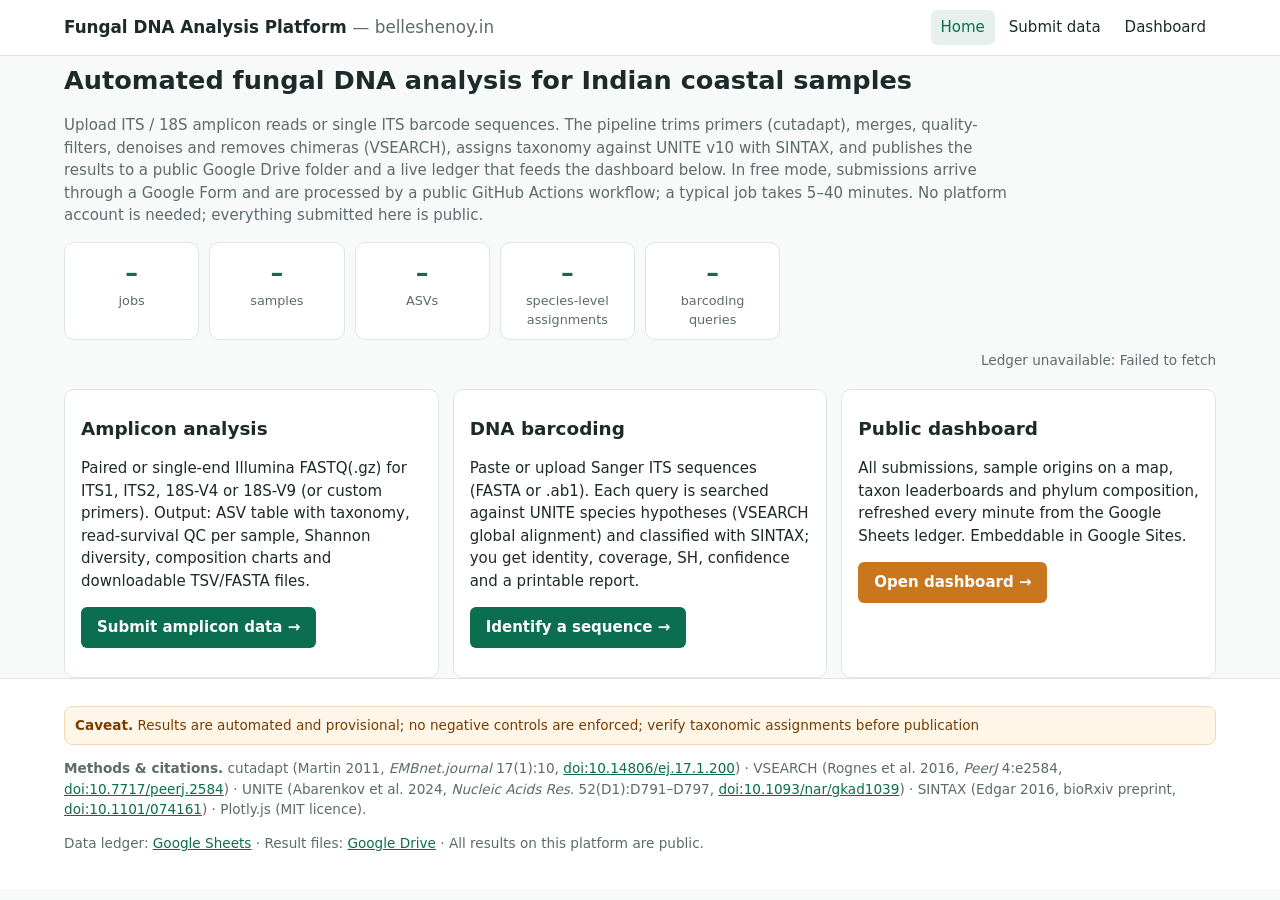
<file: docs/index.html>
<!DOCTYPE html>
<html lang="en">
<head>
<meta charset="utf-8">
<meta name="viewport" content="width=device-width, initial-scale=1">
<title>Fungal DNA Analysis Platform — belleshenoy.in</title>
<meta name="description" content="Public, automated fungal eDNA amplicon analysis and ITS barcoding for Indian coastal samples (CSIR-NIO, Visakhapatnam / belleshenoy.in).">

<link rel="stylesheet" href="static/style.css">
<script src="static/config.js"></script>
<script>
/* Prefer the vendored Plotly bundle; fall back to the CDN if /static is unavailable (e.g. template opened standalone). */
window.__plotlyFallback = function () {
  var s = document.createElement('script'); s.src = 'https://cdn.plot.ly/plotly-2.35.2.min.js'; s.async = false;
  document.head.appendChild(s);
};
</script>

</head>
<body class="">
<header class="site-header">
  <div class="wrap header-inner">
    <a class="brand" href="index.html">Fungal DNA Analysis Platform <span class="brand-sub">— belleshenoy.in</span></a>
    <nav class="nav" aria-label="Main">
      <a href="index.html" class="active">Home</a>
      
      <a href="submit.html" >Submit data</a>
      
      <a href="dashboard.html" >Dashboard</a>
    </nav>
  </div>
</header>
<main class="wrap">

<section class="hero">
  <h1>Automated fungal DNA analysis for Indian coastal samples</h1>
  <p class="lead">Upload ITS / 18S amplicon reads or single ITS barcode sequences. The pipeline trims primers (cutadapt), merges, quality-filters, denoises and removes chimeras (VSEARCH), assigns taxonomy against UNITE v10 with SINTAX, and publishes the results to a public Google Drive folder and a live ledger that feeds the dashboard below. In free mode, submissions arrive through a Google Form and are processed by a public GitHub Actions workflow; a typical job takes 5–40 minutes. No platform account is needed; everything submitted here is public.</p>
</section>

<section class="kpi-strip" id="kpi-strip" data-spreadsheet-id="1gpTf1k-i0DBJZDlUR1YQhiFgWCO56pjpSDa4M1cEJjA" data-csv-template="https://docs.google.com/spreadsheets/d/{spreadsheet_id}/gviz/tq?tqx=out:csv&amp;sheet={sheet}">
  <div class="kpi"><div class="kpi-value" id="kpi-jobs">–</div><div class="kpi-label">jobs</div></div>
  <div class="kpi"><div class="kpi-value" id="kpi-samples">–</div><div class="kpi-label">samples</div></div>
  <div class="kpi"><div class="kpi-value" id="kpi-asvs">–</div><div class="kpi-label">ASVs</div></div>
  <div class="kpi"><div class="kpi-value" id="kpi-species">–</div><div class="kpi-label">species-level assignments</div></div>
  <div class="kpi"><div class="kpi-value" id="kpi-barcodes">–</div><div class="kpi-label">barcoding queries</div></div>
  <div class="kpi-note small" id="kpi-note">Live from the public ledger…</div>
</section>

<section class="cards">
  <article class="card">
    <h2>Amplicon analysis</h2>
    <p>Paired or single-end Illumina FASTQ(.gz) for ITS1, ITS2, 18S-V4 or 18S-V9 (or custom primers). Output: ASV table with taxonomy, read-survival QC per sample, Shannon diversity, composition charts and downloadable TSV/FASTA files.</p>
    <p><a class="btn" href="submit.html">Submit amplicon data →</a></p>
  </article>
  <article class="card">
    <h2>DNA barcoding</h2>
    <p>Paste or upload Sanger ITS sequences (FASTA or .ab1). Each query is searched against UNITE species hypotheses (VSEARCH global alignment) and classified with SINTAX; you get identity, coverage, SH, confidence and a printable report.</p>
    <p><a class="btn" href="submit.html#barcode">Identify a sequence →</a></p>
  </article>
  <article class="card">
    <h2>Public dashboard</h2>
    <p>All submissions, sample origins on a map, taxon leaderboards and phylum composition, refreshed every minute from the Google Sheets ledger. Embeddable in Google Sites.</p>
    <p><a class="btn btn-secondary" href="dashboard.html">Open dashboard →</a></p>
  </article>
</section>

</main>
<footer class="site-footer">
  <div class="wrap">
    <p class="caveat"><strong>Caveat.</strong> Results are automated and provisional; no negative controls are enforced; verify taxonomic assignments before publication</p>
    <p class="cites"><strong>Methods &amp; citations.</strong>
      cutadapt (Martin 2011, <em>EMBnet.journal</em> 17(1):10, <a href="https://doi.org/10.14806/ej.17.1.200" target="_blank" rel="noopener">doi:10.14806/ej.17.1.200</a>) ·
      VSEARCH (Rognes et al. 2016, <em>PeerJ</em> 4:e2584, <a href="https://doi.org/10.7717/peerj.2584" target="_blank" rel="noopener">doi:10.7717/peerj.2584</a>) ·
      UNITE (Abarenkov et al. 2024, <em>Nucleic Acids Res.</em> 52(D1):D791–D797, <a href="https://doi.org/10.1093/nar/gkad1039" target="_blank" rel="noopener">doi:10.1093/nar/gkad1039</a>) ·
      SINTAX (Edgar 2016, bioRxiv preprint, <a href="https://doi.org/10.1101/074161" target="_blank" rel="noopener">doi:10.1101/074161</a>) ·
      Plotly.js (MIT licence).</p>
    <p class="small">Data ledger: <a href="https://docs.google.com/spreadsheets/d/1gpTf1k-i0DBJZDlUR1YQhiFgWCO56pjpSDa4M1cEJjA/edit?usp=drivesdk" target="_blank" rel="noopener">Google Sheets</a> · Result files: <a href="https://drive.google.com/drive/folders/1otT7ewsBDb5y05BgTb5x71D-QJb4QQUy" target="_blank" rel="noopener">Google Drive</a> · All results on this platform are public.</p>
  </div>
</footer>
<script src="static/app.js"></script>

<script>
(function () {
  var el = document.getElementById('kpi-strip');
  var ledger = FDP.ledgerConfig(el);
  Promise.all([FDP.fetchSheet(ledger, 'jobs'), FDP.fetchSheet(ledger, 'samples'), FDP.fetchSheet(ledger, 'barcoding_hits')])
    .then(function (r) {
      var k = FDP.kpis(r[0], r[1], r[2]);
      FDP.setText('kpi-jobs', FDP.fmtInt(k.jobs)); FDP.setText('kpi-samples', FDP.fmtInt(k.samples));
      FDP.setText('kpi-asvs', FDP.fmtInt(k.asvs)); FDP.setText('kpi-species', FDP.fmtInt(k.species));
      FDP.setText('kpi-barcodes', FDP.fmtInt(k.barcodes));
      FDP.setText('kpi-note', k.jobs ? 'Live from the public ledger · updated ' + FDP.nowHMS() : 'Ledger is empty — no jobs yet.');
    })
    .catch(function (e) { FDP.setText('kpi-note', 'Ledger unavailable: ' + e.message); });
})();
</script>

</body>
</html>
</file>
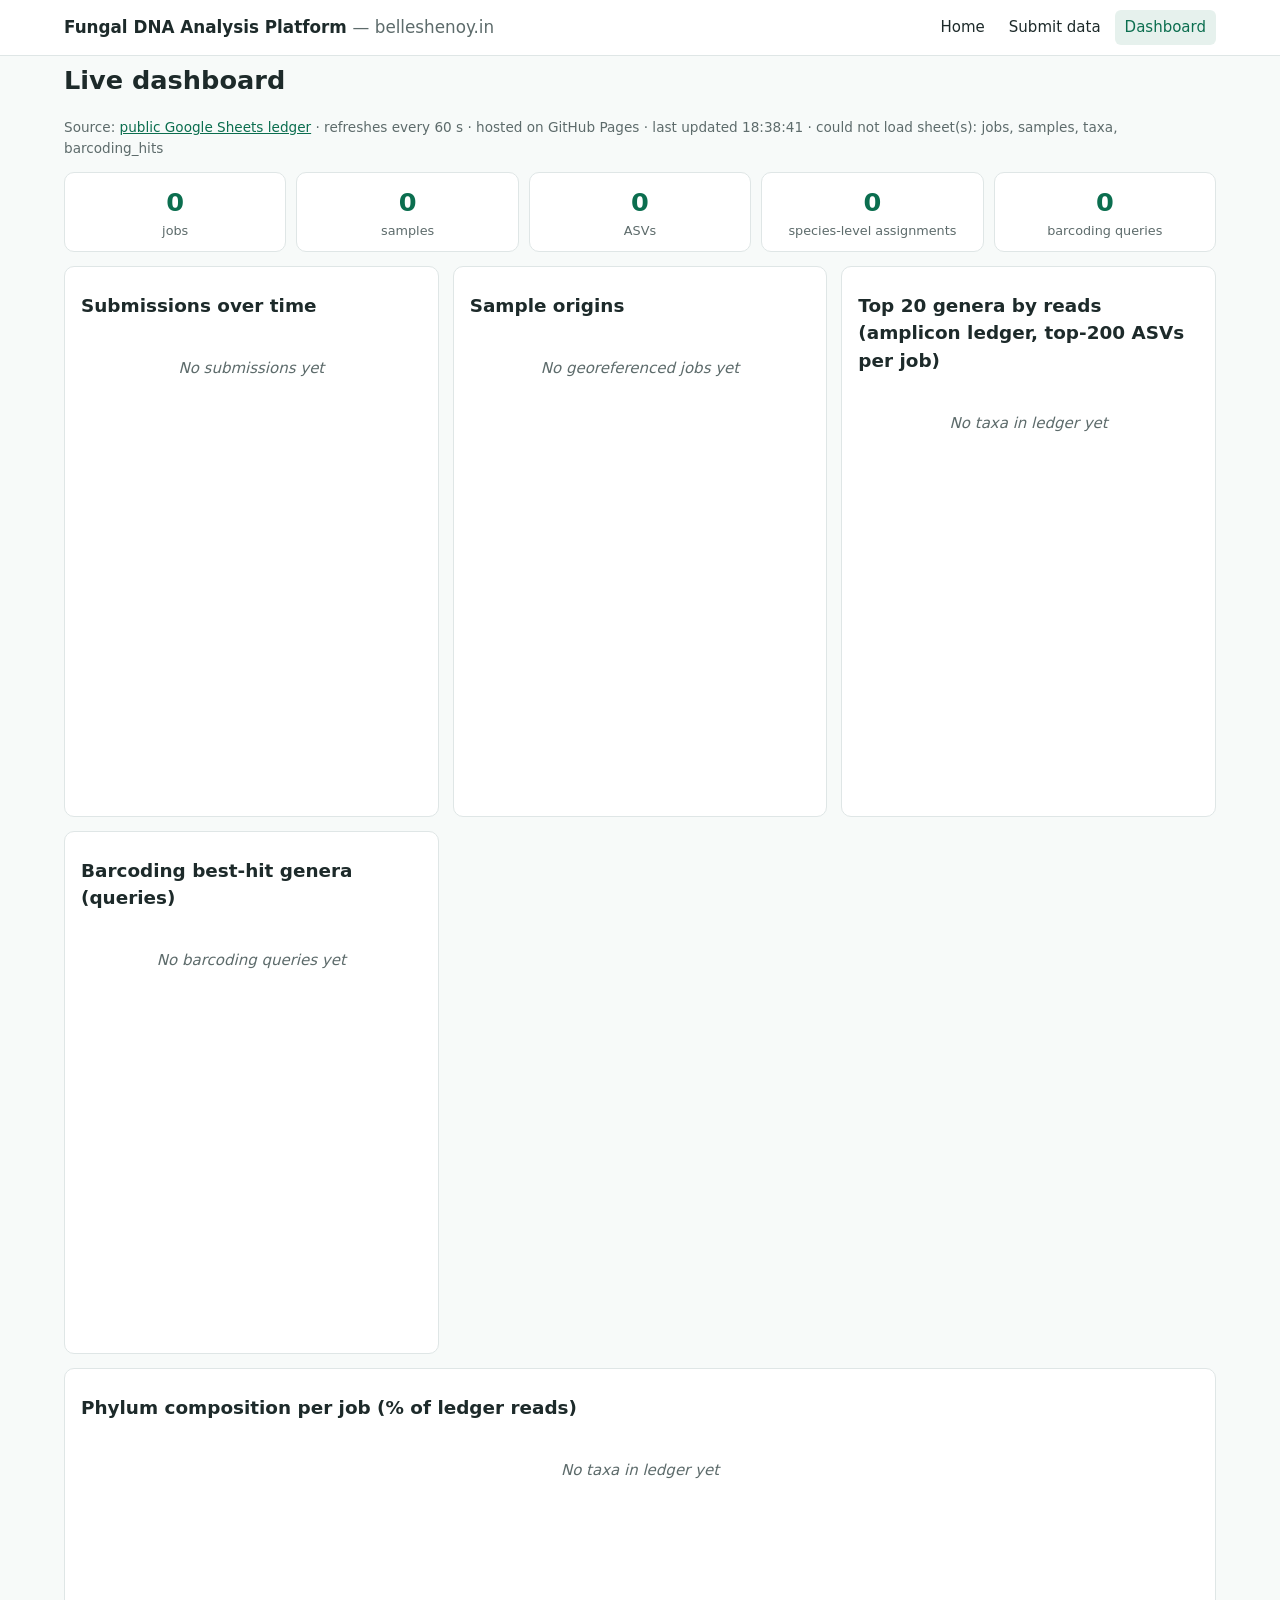
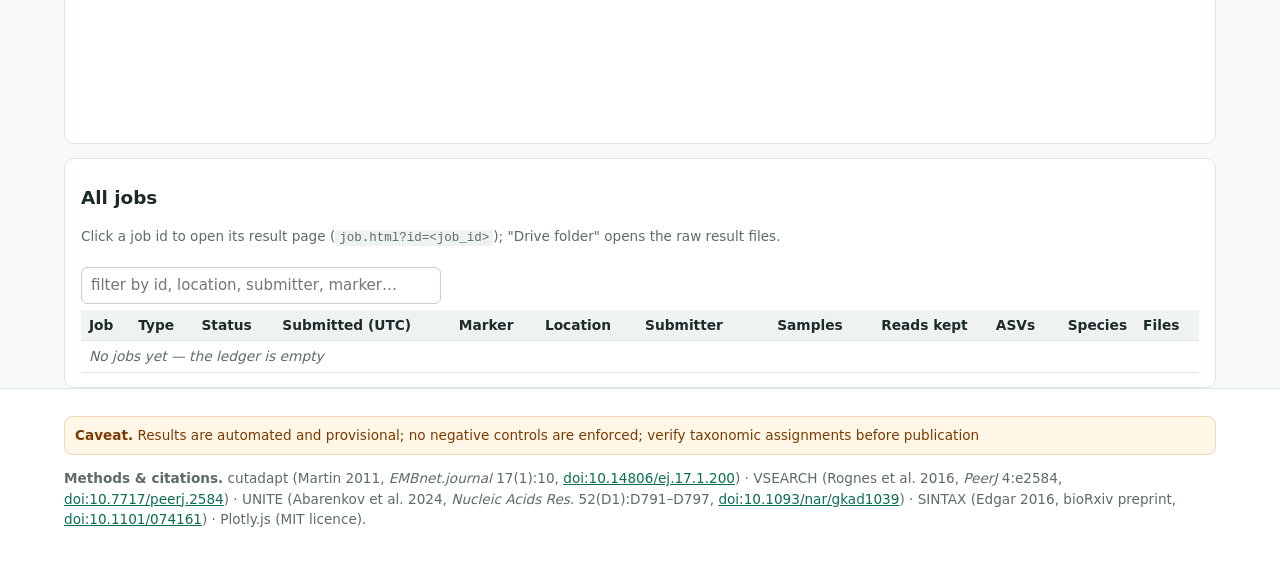
<file: docs/dashboard.html>
<!DOCTYPE html>
<html lang="en">
<head>
<meta charset="utf-8">
<meta name="viewport" content="width=device-width, initial-scale=1">
<title>Live dashboard — Fungal DNA Analysis Platform — belleshenoy.in</title>
<meta name="description" content="Live public dashboard of fungal eDNA amplicon and ITS barcoding submissions from Indian coastal samples.">
<link rel="stylesheet" href="static/style.css">
<script src="static/config.js"></script>
<script>
  /* Ledger location injected by the server from platform_config.json (FastAPI); the static build supplies it via
     static/config.js (window.PLATFORM_CONFIG); the data-attributes on #dashboard are the last fallback. */
  
  window.__plotlyFallback = function () { var s = document.createElement('script'); s.src = 'https://cdn.plot.ly/plotly-2.35.2.min.js'; document.head.appendChild(s); };
</script>
<script src="static/plotly.min.js" onerror="window.__plotlyFallback()"></script>
</head>
<body class="">
<header class="site-header">
  <div class="wrap header-inner">
    <a class="brand" href="index.html">Fungal DNA Analysis Platform <span class="brand-sub">— belleshenoy.in</span></a>
    <nav class="nav" aria-label="Main">
      <a href="index.html">Home</a><a href="submit.html">Submit data</a><a class="active" href="dashboard.html">Dashboard</a>
    </nav>
  </div>
</header>
<main class="wrap" id="dashboard"
      data-spreadsheet-id="1gpTf1k-i0DBJZDlUR1YQhiFgWCO56pjpSDa4M1cEJjA"
      data-csv-template="https://docs.google.com/spreadsheets/d/{spreadsheet_id}/gviz/tq?tqx=out:csv&amp;sheet={sheet}"
      data-job-page="job.html?id={job_id}">
  <div class="dash-head">
    <h1>Live dashboard</h1>
    <div class="small">Source: <a href="https://docs.google.com/spreadsheets/d/1gpTf1k-i0DBJZDlUR1YQhiFgWCO56pjpSDa4M1cEJjA/edit?usp=drivesdk" target="_blank" rel="noopener">public Google Sheets ledger</a> · refreshes every 60 s · hosted on GitHub Pages · <span id="last-updated">last updated –</span> <span id="status-msg"></span></div>
  </div>

  <section class="kpi-strip" aria-label="Key figures">
    <div class="kpi"><div class="kpi-value" id="kpi-jobs">–</div><div class="kpi-label">jobs</div></div>
    <div class="kpi"><div class="kpi-value" id="kpi-samples">–</div><div class="kpi-label">samples</div></div>
    <div class="kpi"><div class="kpi-value" id="kpi-asvs">–</div><div class="kpi-label">ASVs</div></div>
    <div class="kpi"><div class="kpi-value" id="kpi-species">–</div><div class="kpi-label">species-level assignments</div></div>
    <div class="kpi"><div class="kpi-value" id="kpi-barcodes">–</div><div class="kpi-label">barcoding queries</div></div>
  </section>

  <div class="dash-grid">
    <section class="panel"><h2>Submissions over time</h2><div class="plot" id="plot-submissions"></div></section>
    <section class="panel"><h2>Sample origins</h2><div class="plot" id="plot-map"></div></section>
    <section class="panel"><h2>Top 20 genera by reads (amplicon ledger, top-200 ASVs per job)</h2><div class="plot tall" id="plot-genera"></div></section>
    <section class="panel"><h2>Barcoding best-hit genera (queries)</h2><div class="plot tall" id="plot-barcode-genera"></div></section>
    <section class="panel wide"><h2>Phylum composition per job (% of ledger reads)</h2><div class="plot" id="plot-phyla"></div></section>
    <section class="panel wide">
      <h2>All jobs</h2>
      <p class="small">Click a job id to open its result page (<code>job.html?id=&lt;job_id&gt;</code>); "Drive folder" opens the raw result files.</p>
      <input class="filter" id="jobs-filter" type="search" placeholder="filter by id, location, submitter, marker…" aria-label="Filter jobs">
      <div class="table-wrap">
        <table class="data" id="jobs-table">
          <thead><tr><th>Job</th><th>Type</th><th>Status</th><th>Submitted (UTC)</th><th>Marker</th><th>Location</th><th>Submitter</th><th class="num">Samples</th><th class="num">Reads kept</th><th class="num">ASVs</th><th class="num">Species</th><th>Files</th></tr></thead>
          <tbody><tr><td colspan="12" class="empty-note">Loading ledger…</td></tr></tbody>
        </table>
      </div>
    </section>
  </div>
</main>
<footer class="site-footer">
  <div class="wrap">
    <p class="caveat"><strong>Caveat.</strong> Results are automated and provisional; no negative controls are enforced; verify taxonomic assignments before publication</p>
    <p class="cites"><strong>Methods &amp; citations.</strong> cutadapt (Martin 2011, <em>EMBnet.journal</em> 17(1):10, <a href="https://doi.org/10.14806/ej.17.1.200" target="_blank" rel="noopener">doi:10.14806/ej.17.1.200</a>) · VSEARCH (Rognes et al. 2016, <em>PeerJ</em> 4:e2584, <a href="https://doi.org/10.7717/peerj.2584" target="_blank" rel="noopener">doi:10.7717/peerj.2584</a>) · UNITE (Abarenkov et al. 2024, <em>Nucleic Acids Res.</em> 52(D1):D791–D797, <a href="https://doi.org/10.1093/nar/gkad1039" target="_blank" rel="noopener">doi:10.1093/nar/gkad1039</a>) · SINTAX (Edgar 2016, bioRxiv preprint, <a href="https://doi.org/10.1101/074161" target="_blank" rel="noopener">doi:10.1101/074161</a>) · Plotly.js (MIT licence).</p>
  </div>
</footer>
<script src="static/app.js"></script>
<script src="static/dashboard.js"></script>
</body>
</html>
</file>
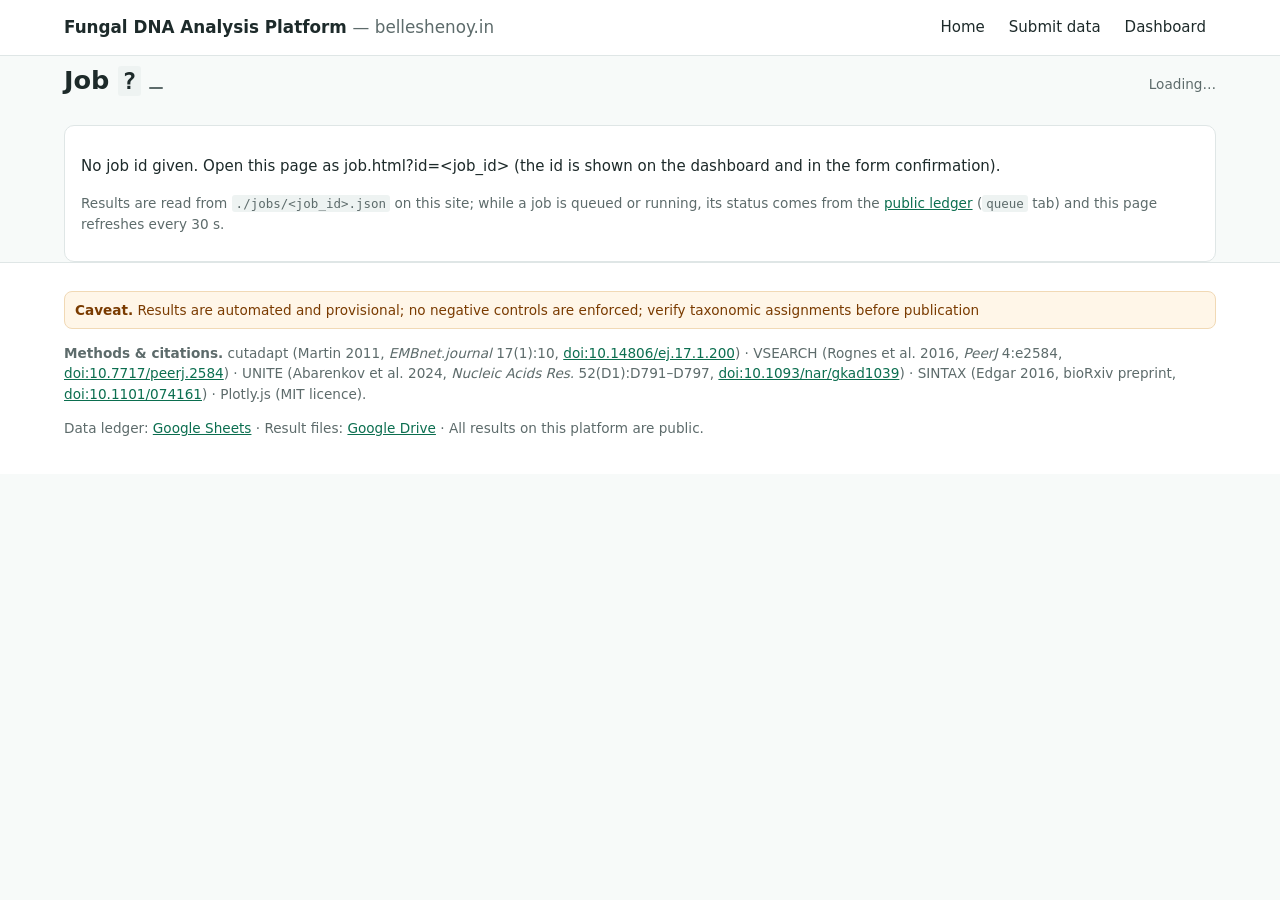
<file: docs/job.html>
<!DOCTYPE html>
<html lang="en">
<head>
<meta charset="utf-8">
<meta name="viewport" content="width=device-width, initial-scale=1">
<title>Job  — Fungal DNA Analysis Platform</title>
<meta name="description" content="Public, automated fungal eDNA amplicon analysis and ITS barcoding for Indian coastal samples (CSIR-NIO, Visakhapatnam / belleshenoy.in).">

<link rel="stylesheet" href="static/style.css">
<script src="static/config.js"></script>
<script>
/* Prefer the vendored Plotly bundle; fall back to the CDN if /static is unavailable (e.g. template opened standalone). */
window.__plotlyFallback = function () {
  var s = document.createElement('script'); s.src = 'https://cdn.plot.ly/plotly-2.35.2.min.js'; s.async = false;
  document.head.appendChild(s);
};
</script>
<script src="static/plotly.min.js" onerror="window.__plotlyFallback()"></script>
</head>
<body class="">
<header class="site-header">
  <div class="wrap header-inner">
    <a class="brand" href="index.html">Fungal DNA Analysis Platform <span class="brand-sub">— belleshenoy.in</span></a>
    <nav class="nav" aria-label="Main">
      <a href="index.html" >Home</a>
      
      <a href="submit.html" >Submit data</a>
      
      <a href="dashboard.html" >Dashboard</a>
    </nav>
  </div>
</header>
<main class="wrap">
<div id="job-root" data-job-id="" data-jobs-path="./jobs/">
  <div class="dash-head">
    <h1>Job <code id="job-id"></code> <span class="badge" id="job-type-badge"></span></h1>
    <div class="small" id="job-meta">Loading…</div>
  </div>
  <section class="panel" id="job-status-panel">
    <p id="job-status-text">Fetching job status…</p>
    <p class="small" id="job-links"></p>
    <p class="small">Results are read from <code>./jobs/&lt;job_id&gt;.json</code> on this site; while a job is queued or running, its status comes from the <a href="https://docs.google.com/spreadsheets/d/1gpTf1k-i0DBJZDlUR1YQhiFgWCO56pjpSDa4M1cEJjA/edit?usp=drivesdk" target="_blank" rel="noopener">public ledger</a> (<code>queue</code> tab) and this page refreshes every 30 s.</p>
    <ul class="small" id="job-notes"></ul>
  </section>

  <div id="amplicon-view" class="hidden">
    <section class="kpi-strip" id="summary-tiles"></section>
    <div class="dash-grid">
      <section class="panel"><h2>Read survival per sample</h2><div class="plot" id="plot-reads"></div></section>
      <section class="panel"><h2>Shannon diversity (fungal ASVs) per sample</h2><div class="plot" id="plot-shannon"></div></section>
      <section class="panel"><h2>Phylum composition (% of kept reads)</h2><div class="plot" id="plot-phylum"></div></section>
      <section class="panel"><h2>Top genera (% of kept reads)</h2><div class="plot" id="plot-genus"></div></section>
      <section class="panel wide">
        <h2>Per-sample summary</h2>
        <div class="table-wrap"><table class="data" id="samples-table"><thead><tr><th>Sample</th><th class="num">Reads in</th><th class="num">Merged</th><th class="num">Filtered</th><th class="num">Non-chimeric</th><th class="num">% kept</th><th class="num">ASVs</th><th class="num">Shannon</th><th class="num">% fungal</th></tr></thead><tbody></tbody></table></div>
      </section>
      <section class="panel wide">
        <h2>ASV / taxonomy table <span class="small" id="asv-count"></span></h2>
        <input class="filter" id="asv-filter" type="search" placeholder="search ASV, phylum, genus, species…" aria-label="Search ASV table">
        <div class="table-wrap" style="max-height:520px;overflow-y:auto"><table class="data" id="asv-table"><thead><tr><th>ASV</th><th class="num">Reads</th><th>Kingdom</th><th>Phylum</th><th>Class</th><th>Order</th><th>Family</th><th>Genus</th><th>Species</th><th class="num">Conf.</th><th>Per sample</th></tr></thead><tbody></tbody></table></div>
      </section>
      <section class="panel wide"><h2>Downloads</h2><ul id="file-links"></ul></section>
    </div>
  </div>

  <div id="barcode-view" class="hidden">
    <section class="panel">
      <p><a id="report-link" href="#" target="_blank" rel="noopener">Open printable report (report.html) →</a></p>
      <div class="table-wrap"><table class="data" id="hits-table"><thead><tr>
        <th>Query</th><th>Length</th><th>Best hit (UNITE)</th><th>SH</th><th>Identity %</th><th>Coverage %</th><th>SINTAX genus / species</th><th>Assignment</th><th>Chimera</th>
      </tr></thead><tbody></tbody></table></div>
    </section>
    <section class="panel"><h2>Downloads</h2><ul id="file-links-bc"></ul></section>
  </div>
</div>

</main>
<footer class="site-footer">
  <div class="wrap">
    <p class="caveat"><strong>Caveat.</strong> Results are automated and provisional; no negative controls are enforced; verify taxonomic assignments before publication</p>
    <p class="cites"><strong>Methods &amp; citations.</strong>
      cutadapt (Martin 2011, <em>EMBnet.journal</em> 17(1):10, <a href="https://doi.org/10.14806/ej.17.1.200" target="_blank" rel="noopener">doi:10.14806/ej.17.1.200</a>) ·
      VSEARCH (Rognes et al. 2016, <em>PeerJ</em> 4:e2584, <a href="https://doi.org/10.7717/peerj.2584" target="_blank" rel="noopener">doi:10.7717/peerj.2584</a>) ·
      UNITE (Abarenkov et al. 2024, <em>Nucleic Acids Res.</em> 52(D1):D791–D797, <a href="https://doi.org/10.1093/nar/gkad1039" target="_blank" rel="noopener">doi:10.1093/nar/gkad1039</a>) ·
      SINTAX (Edgar 2016, bioRxiv preprint, <a href="https://doi.org/10.1101/074161" target="_blank" rel="noopener">doi:10.1101/074161</a>) ·
      Plotly.js (MIT licence).</p>
    <p class="small">Data ledger: <a href="https://docs.google.com/spreadsheets/d/1gpTf1k-i0DBJZDlUR1YQhiFgWCO56pjpSDa4M1cEJjA/edit?usp=drivesdk" target="_blank" rel="noopener">Google Sheets</a> · Result files: <a href="https://drive.google.com/drive/folders/1otT7ewsBDb5y05BgTb5x71D-QJb4QQUy" target="_blank" rel="noopener">Google Drive</a> · All results on this platform are public.</p>
  </div>
</footer>
<script src="static/app.js"></script>

<script src="static/barcode.js"></script>
<script src="static/job.js"></script>

</body>
</html>
</file>
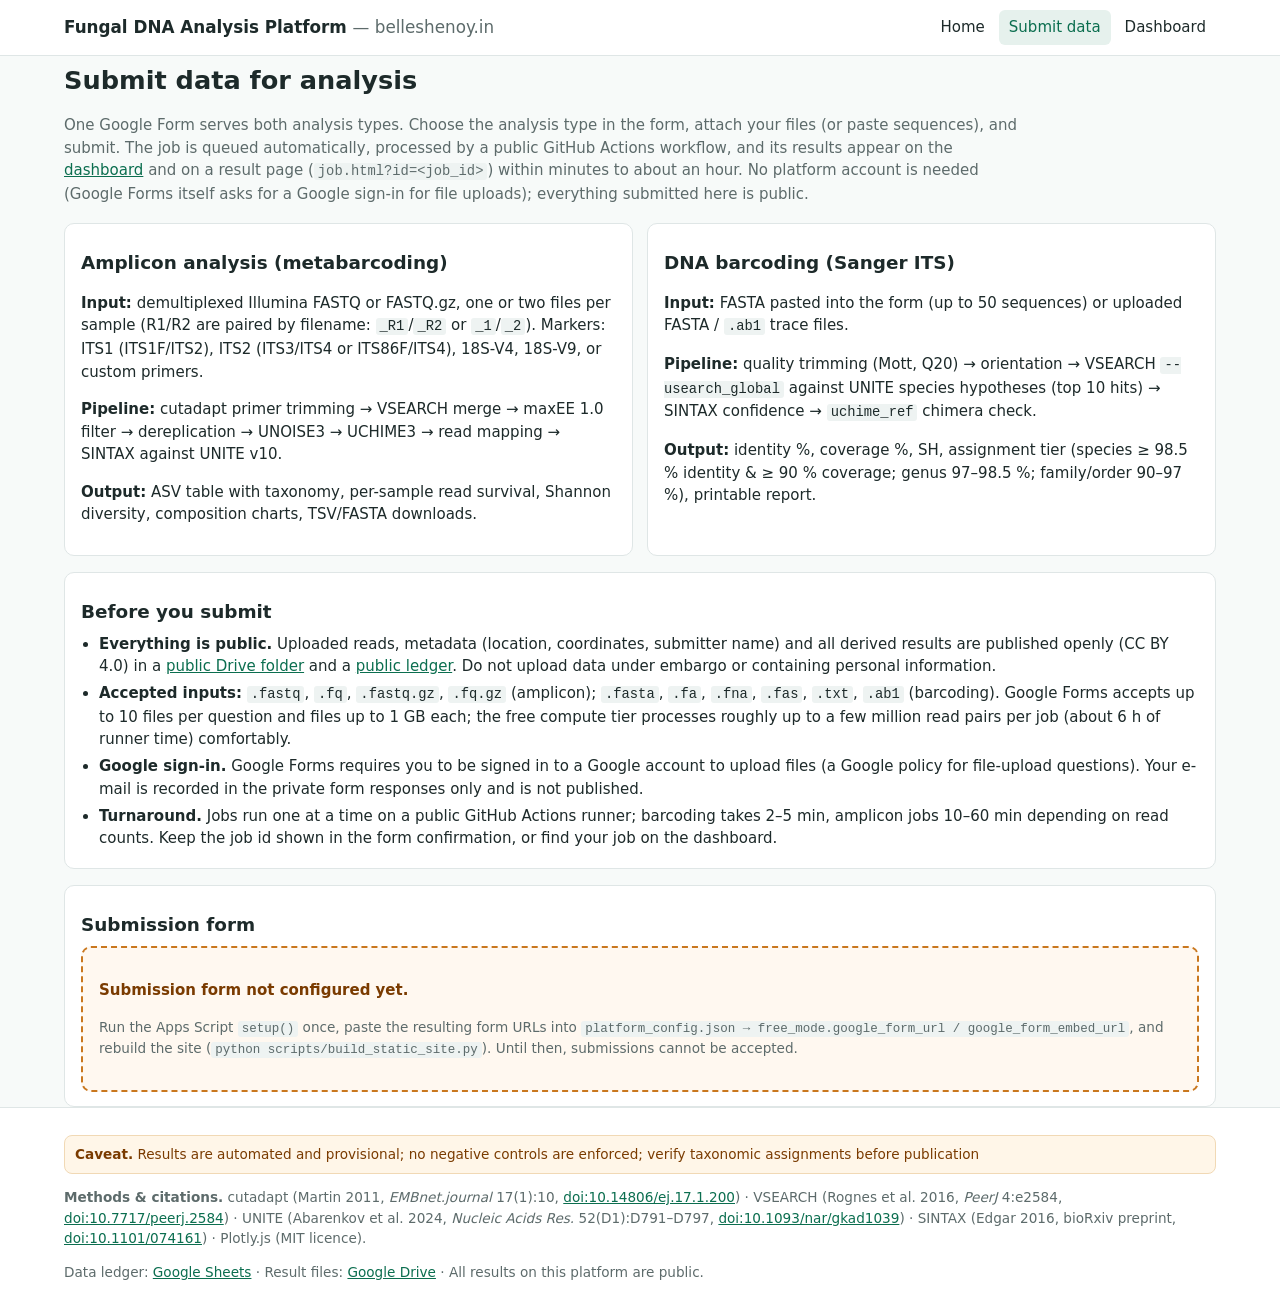
<file: docs/submit.html>
<!DOCTYPE html>
<html lang="en">
<head>
<meta charset="utf-8">
<meta name="viewport" content="width=device-width, initial-scale=1">
<title>Submit data — Fungal DNA Analysis Platform</title>
<meta name="description" content="Public, automated fungal eDNA amplicon analysis and ITS barcoding for Indian coastal samples (CSIR-NIO, Visakhapatnam / belleshenoy.in).">

<link rel="stylesheet" href="static/style.css">
<script src="static/config.js"></script>
<script>
/* Prefer the vendored Plotly bundle; fall back to the CDN if /static is unavailable (e.g. template opened standalone). */
window.__plotlyFallback = function () {
  var s = document.createElement('script'); s.src = 'https://cdn.plot.ly/plotly-2.35.2.min.js'; s.async = false;
  document.head.appendChild(s);
};
</script>

</head>
<body class="">
<header class="site-header">
  <div class="wrap header-inner">
    <a class="brand" href="index.html">Fungal DNA Analysis Platform <span class="brand-sub">— belleshenoy.in</span></a>
    <nav class="nav" aria-label="Main">
      <a href="index.html" >Home</a>
      
      <a href="submit.html" class="active">Submit data</a>
      
      <a href="dashboard.html" >Dashboard</a>
    </nav>
  </div>
</header>
<main class="wrap">

<h1>Submit data for analysis</h1>
<p class="lead">One Google Form serves both analysis types. Choose the analysis type in the form, attach your files (or paste sequences), and submit. The job is queued automatically, processed by a public GitHub Actions workflow, and its results appear on the <a href="dashboard.html">dashboard</a> and on a result page (<code>job.html?id=&lt;job_id&gt;</code>) within minutes to about an hour. No platform account is needed (Google Forms itself asks for a Google sign-in for file uploads); everything submitted here is public.</p>

<section class="cards">
  <article class="card">
    <h2>Amplicon analysis (metabarcoding)</h2>
    <p><strong>Input:</strong> demultiplexed Illumina FASTQ or FASTQ.gz, one or two files per sample (R1/R2 are paired by filename: <code>_R1</code>/<code>_R2</code> or <code>_1</code>/<code>_2</code>). Markers: ITS1 (ITS1F/ITS2), ITS2 (ITS3/ITS4 or ITS86F/ITS4), 18S-V4, 18S-V9, or custom primers.</p>
    <p><strong>Pipeline:</strong> cutadapt primer trimming → VSEARCH merge → maxEE 1.0 filter → dereplication → UNOISE3 → UCHIME3 → read mapping → SINTAX against UNITE v10.</p>
    <p><strong>Output:</strong> ASV table with taxonomy, per-sample read survival, Shannon diversity, composition charts, TSV/FASTA downloads.</p>
  </article>
  <article class="card" id="barcode">
    <h2>DNA barcoding (Sanger ITS)</h2>
    <p><strong>Input:</strong> FASTA pasted into the form (up to 50 sequences) or uploaded FASTA / <code>.ab1</code> trace files.</p>
    <p><strong>Pipeline:</strong> quality trimming (Mott, Q20) → orientation → VSEARCH <code>--usearch_global</code> against UNITE species hypotheses (top 10 hits) → SINTAX confidence → <code>uchime_ref</code> chimera check.</p>
    <p><strong>Output:</strong> identity %, coverage %, SH, assignment tier (species ≥ 98.5 % identity &amp; ≥ 90 % coverage; genus 97–98.5 %; family/order 90–97 %), printable report.</p>
  </article>
</section>

<section class="panel notice">
  <h2>Before you submit</h2>
  <ul>
    <li><strong>Everything is public.</strong> Uploaded reads, metadata (location, coordinates, submitter name) and all derived results are published openly (CC BY 4.0) in a <a href="https://drive.google.com/drive/folders/1otT7ewsBDb5y05BgTb5x71D-QJb4QQUy" target="_blank" rel="noopener">public Drive folder</a> and a <a href="https://docs.google.com/spreadsheets/d/1gpTf1k-i0DBJZDlUR1YQhiFgWCO56pjpSDa4M1cEJjA/edit?usp=drivesdk" target="_blank" rel="noopener">public ledger</a>. Do not upload data under embargo or containing personal information.</li>
    <li><strong>Accepted inputs:</strong> <code>.fastq</code>, <code>.fq</code>, <code>.fastq.gz</code>, <code>.fq.gz</code> (amplicon); <code>.fasta</code>, <code>.fa</code>, <code>.fna</code>, <code>.fas</code>, <code>.txt</code>, <code>.ab1</code> (barcoding). Google Forms accepts up to 10 files per question and files up to 1 GB each; the free compute tier processes roughly up to a few million read pairs per job (about 6 h of runner time) comfortably.</li>
    <li><strong>Google sign-in.</strong> Google Forms requires you to be signed in to a Google account to upload files (a Google policy for file-upload questions). Your e-mail is recorded in the private form responses only and is not published.</li>
    <li><strong>Turnaround.</strong> Jobs run one at a time on a public GitHub Actions runner; barcoding takes 2–5 min, amplicon jobs 10–60 min depending on read counts. Keep the job id shown in the form confirmation, or find your job on the dashboard.</li>
  </ul>
</section>

<section class="panel form-embed" id="form">
  <h2>Submission form</h2>
  
  <div class="placeholder" role="status">
    <p><strong>Submission form not configured yet.</strong></p>
    <p class="small">Run the Apps Script <code>setup()</code> once, paste the resulting form URLs into <code>platform_config.json → free_mode.google_form_url / google_form_embed_url</code>, and rebuild the site (<code>python scripts/build_static_site.py</code>). Until then, submissions cannot be accepted.</p>
  </div>
  
</section>

</main>
<footer class="site-footer">
  <div class="wrap">
    <p class="caveat"><strong>Caveat.</strong> Results are automated and provisional; no negative controls are enforced; verify taxonomic assignments before publication</p>
    <p class="cites"><strong>Methods &amp; citations.</strong>
      cutadapt (Martin 2011, <em>EMBnet.journal</em> 17(1):10, <a href="https://doi.org/10.14806/ej.17.1.200" target="_blank" rel="noopener">doi:10.14806/ej.17.1.200</a>) ·
      VSEARCH (Rognes et al. 2016, <em>PeerJ</em> 4:e2584, <a href="https://doi.org/10.7717/peerj.2584" target="_blank" rel="noopener">doi:10.7717/peerj.2584</a>) ·
      UNITE (Abarenkov et al. 2024, <em>Nucleic Acids Res.</em> 52(D1):D791–D797, <a href="https://doi.org/10.1093/nar/gkad1039" target="_blank" rel="noopener">doi:10.1093/nar/gkad1039</a>) ·
      SINTAX (Edgar 2016, bioRxiv preprint, <a href="https://doi.org/10.1101/074161" target="_blank" rel="noopener">doi:10.1101/074161</a>) ·
      Plotly.js (MIT licence).</p>
    <p class="small">Data ledger: <a href="https://docs.google.com/spreadsheets/d/1gpTf1k-i0DBJZDlUR1YQhiFgWCO56pjpSDa4M1cEJjA/edit?usp=drivesdk" target="_blank" rel="noopener">Google Sheets</a> · Result files: <a href="https://drive.google.com/drive/folders/1otT7ewsBDb5y05BgTb5x71D-QJb4QQUy" target="_blank" rel="noopener">Google Drive</a> · All results on this platform are public.</p>
  </div>
</footer>
<script src="static/app.js"></script>

</body>
</html>
</file>
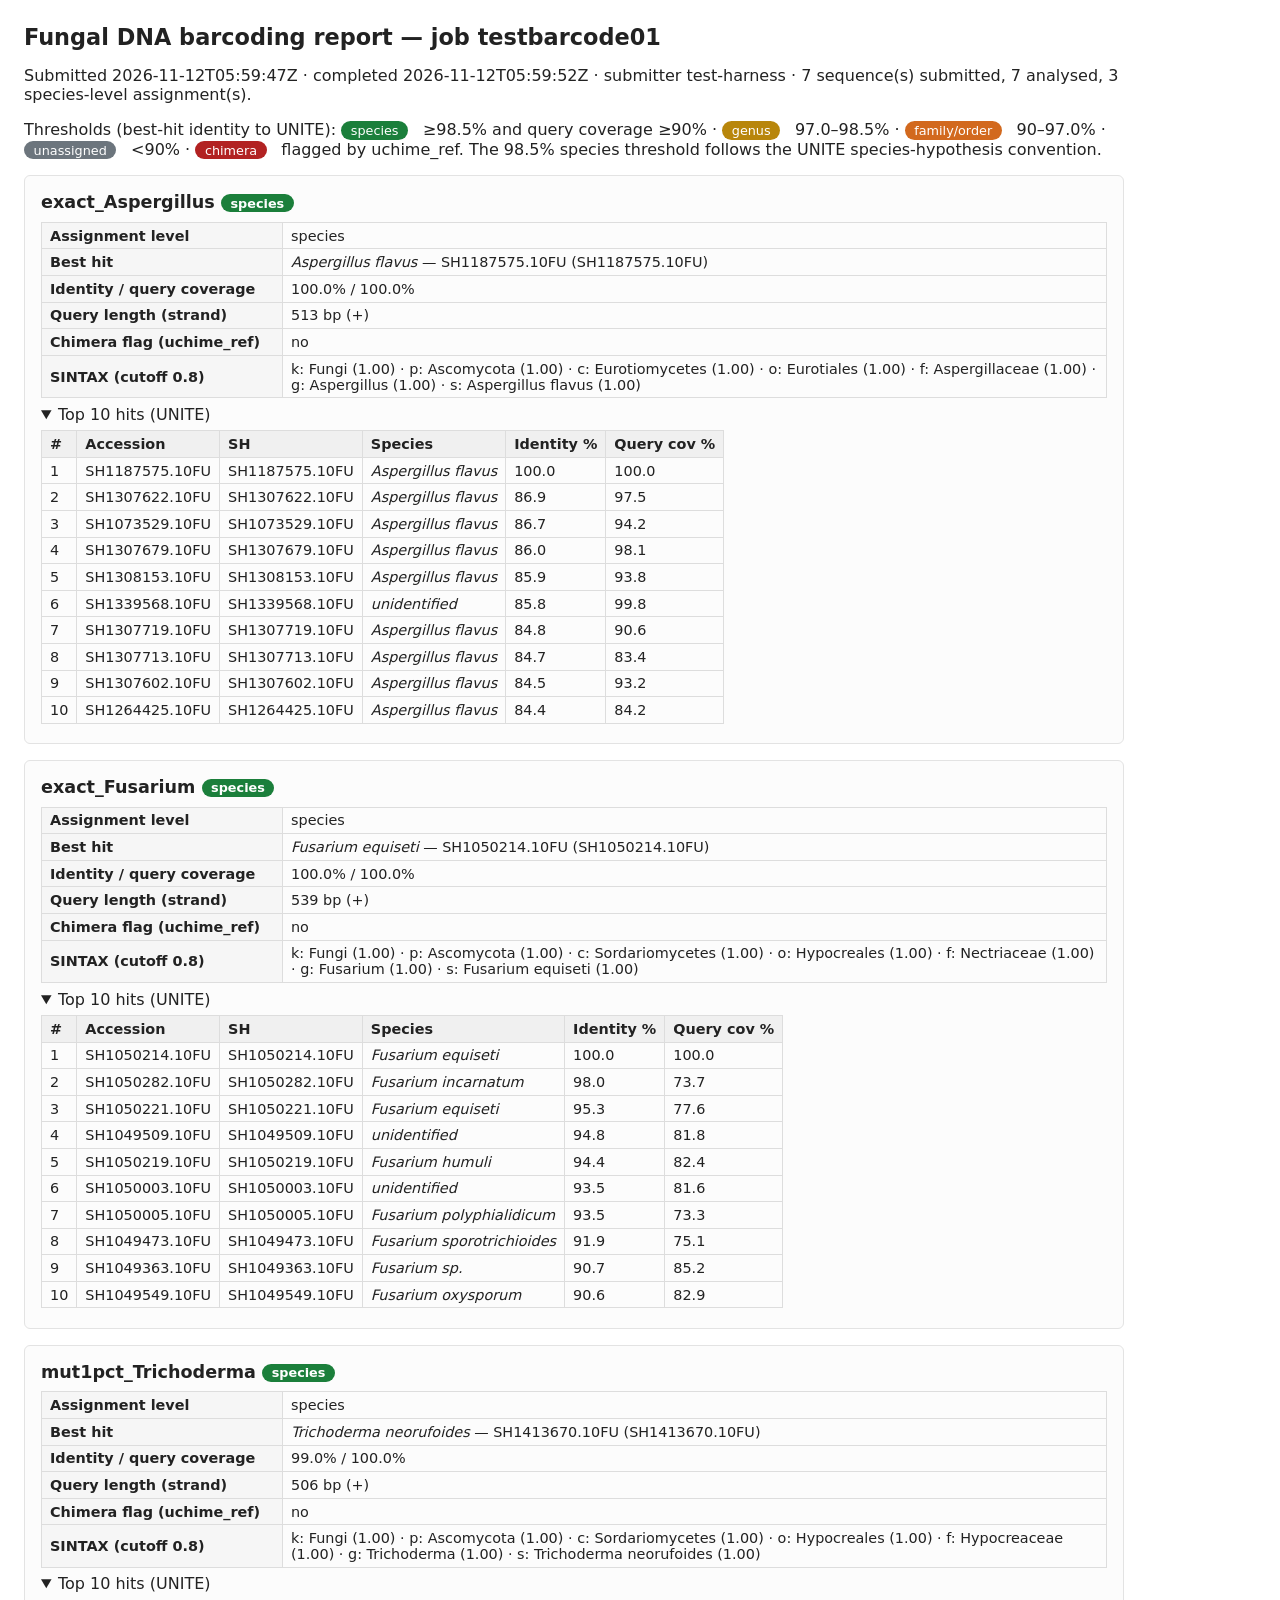
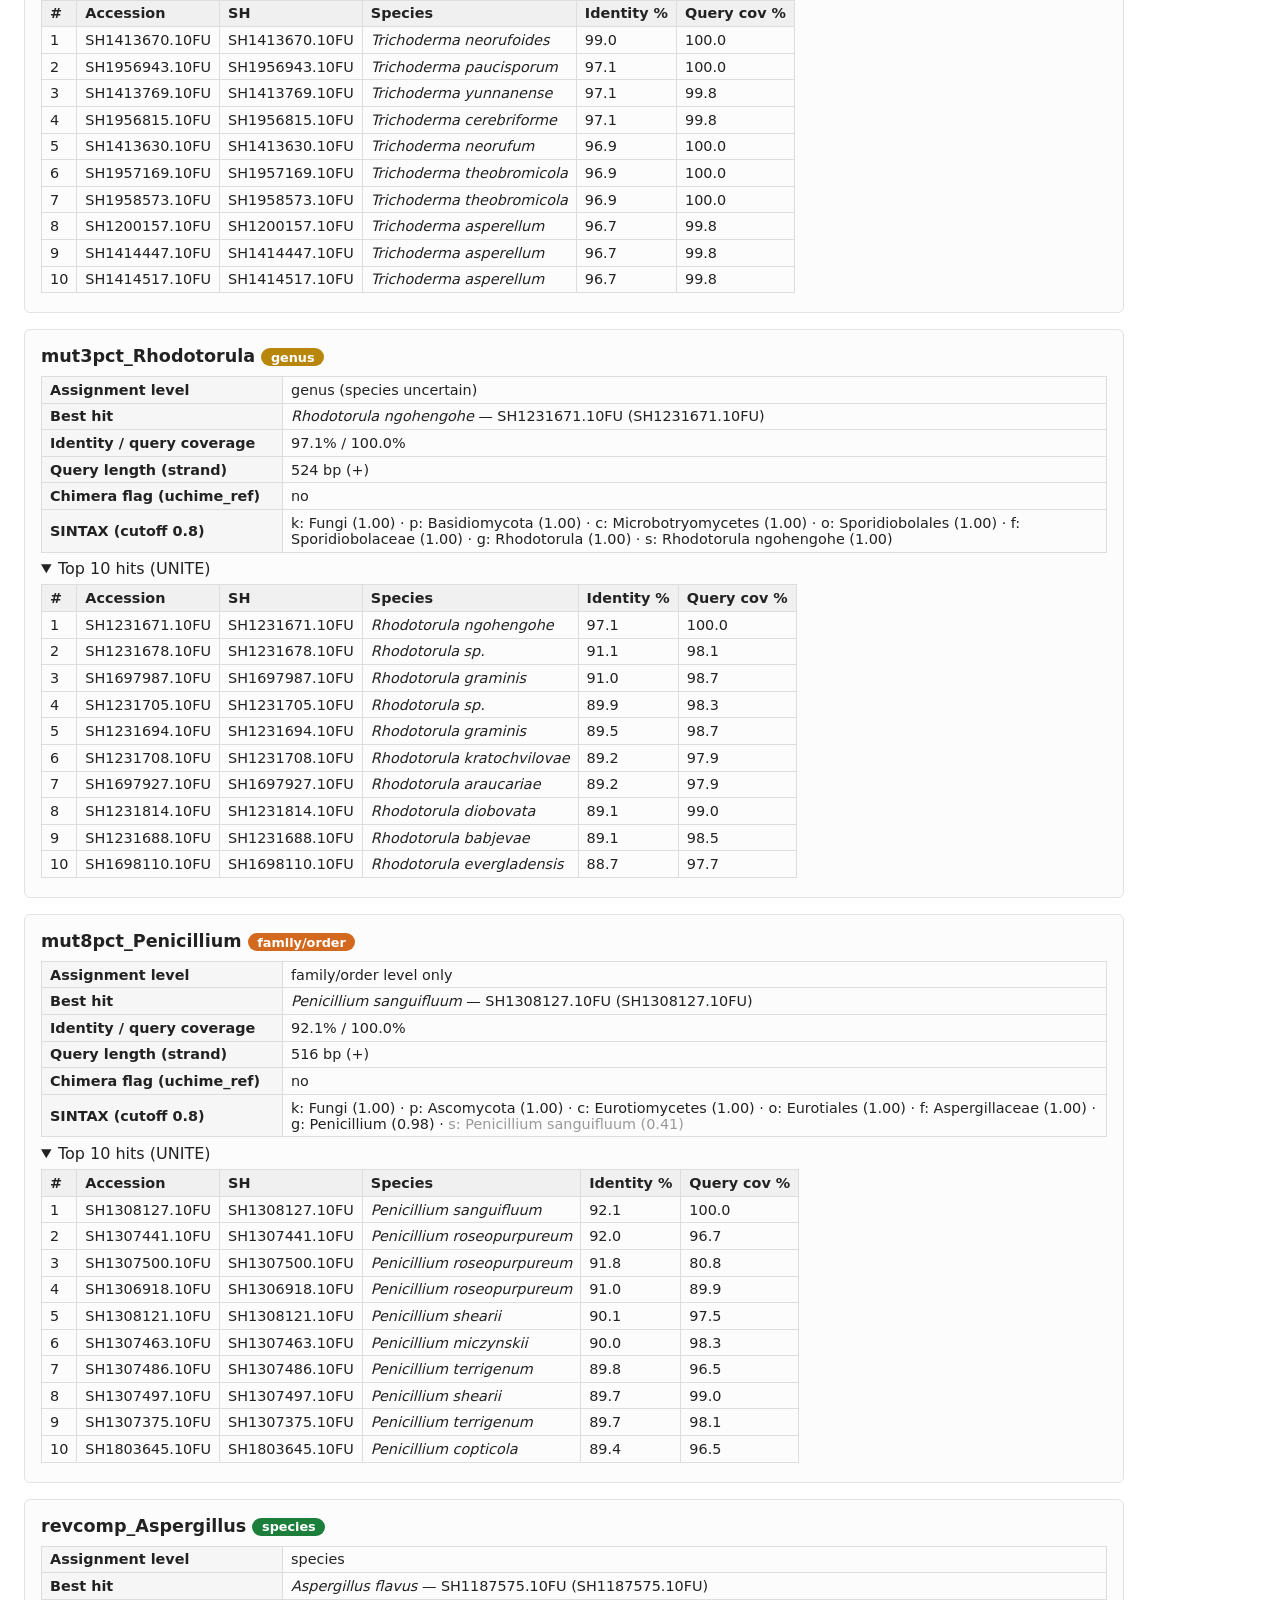
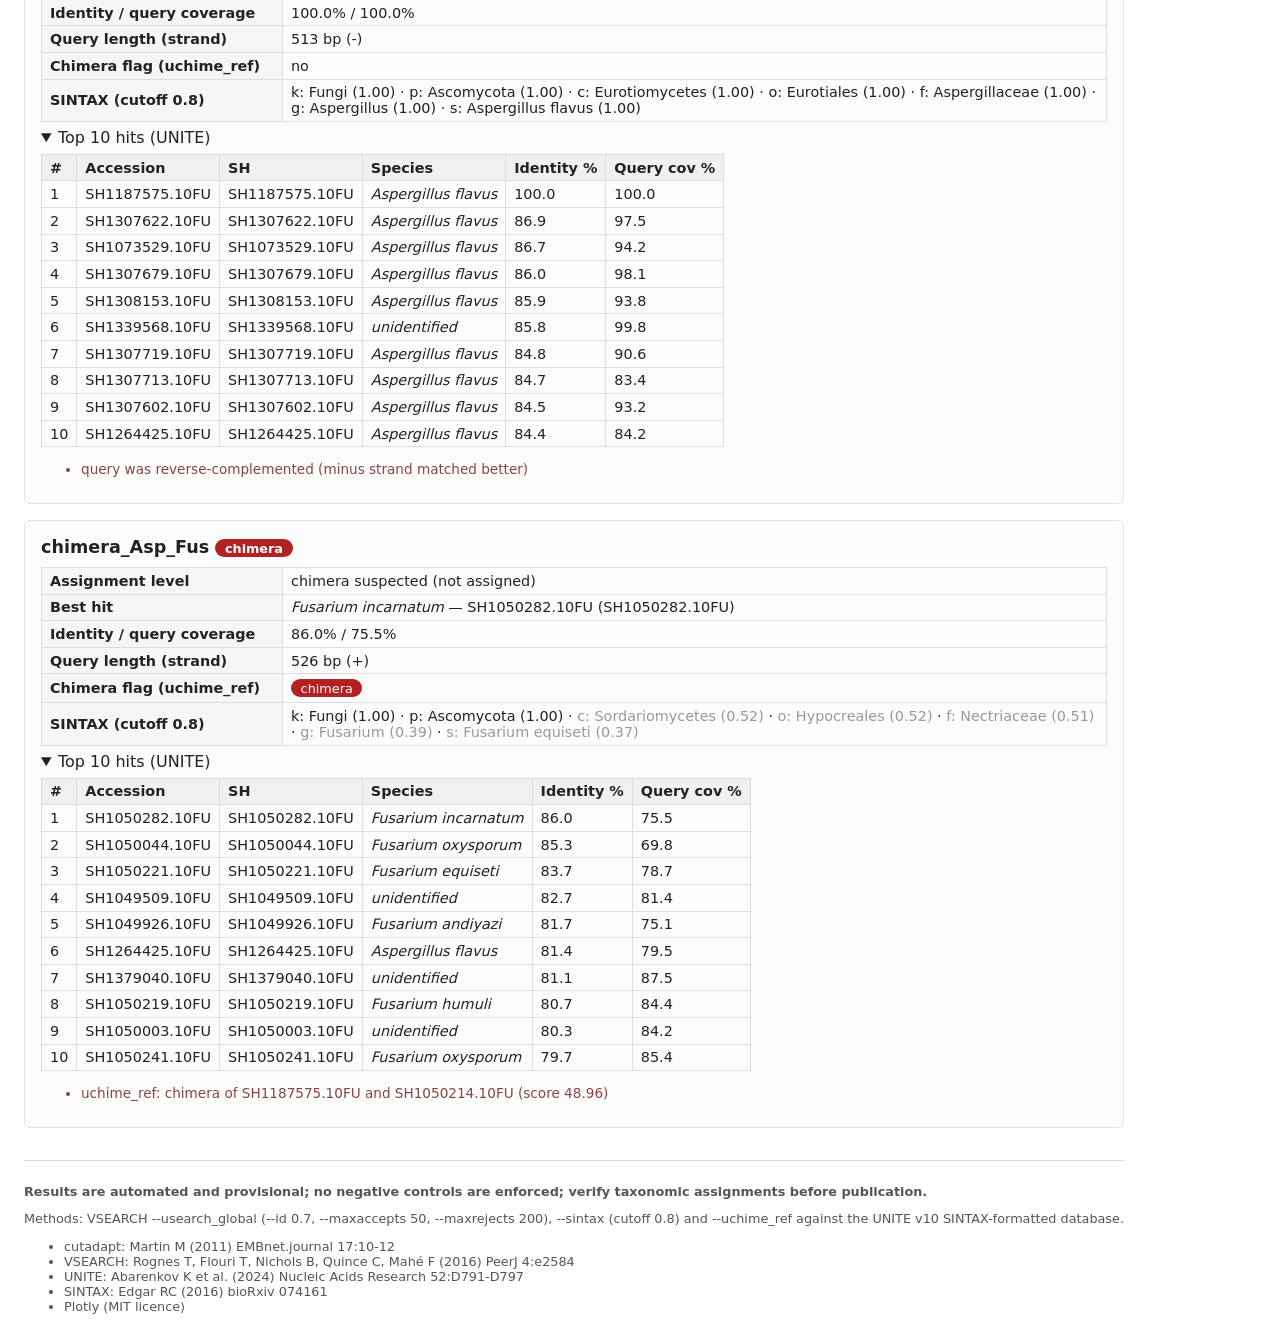
<file: tests/example_output/barcode/report.html>
<!DOCTYPE html>
<html lang="en"><head><meta charset="utf-8"><title>Barcoding report testbarcode01</title>
<style>
body{font-family:system-ui,Segoe UI,Helvetica,Arial,sans-serif;margin:1.5rem;color:#222;max-width:1100px}
h1{font-size:1.4rem} h2{font-size:1.1rem;margin:.2rem 0 .6rem}
.badge{display:inline-block;color:#fff;border-radius:.8rem;padding:.1rem .6rem;font-size:.8rem;vertical-align:middle}
table{border-collapse:collapse;margin:.4rem 0} th,td{border:1px solid #ddd;padding:.3rem .5rem;text-align:left;font-size:.9rem}
table.kv th{width:14rem;background:#f6f6f6} table.hits th{background:#f0f0f0}
section.query{border:1px solid #e3e3e3;border-radius:6px;padding:.8rem 1rem;margin:1rem 0;background:#fcfcfc}
.legend span{margin-right:.6rem} footer{margin-top:2rem;font-size:.8rem;color:#555;border-top:1px solid #ddd;padding-top:.6rem}
ul.notes{font-size:.85rem;color:#844}
</style></head><body>
<h1>Fungal DNA barcoding report — job testbarcode01</h1>
<p>Submitted 2026-11-12T05:59:47Z · completed 2026-11-12T05:59:52Z ·
submitter test-harness ·
7 sequence(s) submitted, 7 analysed, 3 species-level assignment(s).</p>
<p class="legend">Thresholds (best-hit identity to UNITE): <span class="badge" style="background:#1b7f3b">species</span> &ge;98.5% and query coverage &ge;90% ·
<span class="badge" style="background:#b8860b">genus</span> 97.0–98.5% ·
<span class="badge" style="background:#d2691e">family/order</span> 90–97.0% ·
<span class="badge" style="background:#6c757d">unassigned</span> &lt;90% ·
<span class="badge" style="background:#b22222">chimera</span> flagged by uchime_ref. The 98.5% species threshold follows the UNITE species-hypothesis convention.</p>

<section class="query">
<h2>exact_Aspergillus <span class="badge" style="background:#1b7f3b">species</span></h2>
<table class="kv">
<tr><th>Assignment level</th><td>species</td></tr>
<tr><th>Best hit</th><td><i>Aspergillus flavus</i> — SH1187575.10FU (SH1187575.10FU)</td></tr>
<tr><th>Identity / query coverage</th><td>100.0% / 100.0%</td></tr>
<tr><th>Query length (strand)</th><td>513 bp (+)</td></tr>
<tr><th>Chimera flag (uchime_ref)</th><td>no</td></tr>
<tr><th>SINTAX (cutoff 0.8)</th><td><span>k: Fungi (1.00)</span> &middot; <span>p: Ascomycota (1.00)</span> &middot; <span>c: Eurotiomycetes (1.00)</span> &middot; <span>o: Eurotiales (1.00)</span> &middot; <span>f: Aspergillaceae (1.00)</span> &middot; <span>g: Aspergillus (1.00)</span> &middot; <span>s: Aspergillus flavus (1.00)</span></td></tr>
</table>
<details open><summary>Top 10 hits (UNITE)</summary>
<table class="hits"><thead><tr><th>#</th><th>Accession</th><th>SH</th><th>Species</th><th>Identity %</th><th>Query cov %</th></tr></thead>
<tbody><tr><td>1</td><td>SH1187575.10FU</td><td>SH1187575.10FU</td><td><i>Aspergillus flavus</i></td><td>100.0</td><td>100.0</td></tr><tr><td>2</td><td>SH1307622.10FU</td><td>SH1307622.10FU</td><td><i>Aspergillus flavus</i></td><td>86.9</td><td>97.5</td></tr><tr><td>3</td><td>SH1073529.10FU</td><td>SH1073529.10FU</td><td><i>Aspergillus flavus</i></td><td>86.7</td><td>94.2</td></tr><tr><td>4</td><td>SH1307679.10FU</td><td>SH1307679.10FU</td><td><i>Aspergillus flavus</i></td><td>86.0</td><td>98.1</td></tr><tr><td>5</td><td>SH1308153.10FU</td><td>SH1308153.10FU</td><td><i>Aspergillus flavus</i></td><td>85.9</td><td>93.8</td></tr><tr><td>6</td><td>SH1339568.10FU</td><td>SH1339568.10FU</td><td><i>unidentified</i></td><td>85.8</td><td>99.8</td></tr><tr><td>7</td><td>SH1307719.10FU</td><td>SH1307719.10FU</td><td><i>Aspergillus flavus</i></td><td>84.8</td><td>90.6</td></tr><tr><td>8</td><td>SH1307713.10FU</td><td>SH1307713.10FU</td><td><i>Aspergillus flavus</i></td><td>84.7</td><td>83.4</td></tr><tr><td>9</td><td>SH1307602.10FU</td><td>SH1307602.10FU</td><td><i>Aspergillus flavus</i></td><td>84.5</td><td>93.2</td></tr><tr><td>10</td><td>SH1264425.10FU</td><td>SH1264425.10FU</td><td><i>Aspergillus flavus</i></td><td>84.4</td><td>84.2</td></tr></tbody></table></details>

</section>
<section class="query">
<h2>exact_Fusarium <span class="badge" style="background:#1b7f3b">species</span></h2>
<table class="kv">
<tr><th>Assignment level</th><td>species</td></tr>
<tr><th>Best hit</th><td><i>Fusarium equiseti</i> — SH1050214.10FU (SH1050214.10FU)</td></tr>
<tr><th>Identity / query coverage</th><td>100.0% / 100.0%</td></tr>
<tr><th>Query length (strand)</th><td>539 bp (+)</td></tr>
<tr><th>Chimera flag (uchime_ref)</th><td>no</td></tr>
<tr><th>SINTAX (cutoff 0.8)</th><td><span>k: Fungi (1.00)</span> &middot; <span>p: Ascomycota (1.00)</span> &middot; <span>c: Sordariomycetes (1.00)</span> &middot; <span>o: Hypocreales (1.00)</span> &middot; <span>f: Nectriaceae (1.00)</span> &middot; <span>g: Fusarium (1.00)</span> &middot; <span>s: Fusarium equiseti (1.00)</span></td></tr>
</table>
<details open><summary>Top 10 hits (UNITE)</summary>
<table class="hits"><thead><tr><th>#</th><th>Accession</th><th>SH</th><th>Species</th><th>Identity %</th><th>Query cov %</th></tr></thead>
<tbody><tr><td>1</td><td>SH1050214.10FU</td><td>SH1050214.10FU</td><td><i>Fusarium equiseti</i></td><td>100.0</td><td>100.0</td></tr><tr><td>2</td><td>SH1050282.10FU</td><td>SH1050282.10FU</td><td><i>Fusarium incarnatum</i></td><td>98.0</td><td>73.7</td></tr><tr><td>3</td><td>SH1050221.10FU</td><td>SH1050221.10FU</td><td><i>Fusarium equiseti</i></td><td>95.3</td><td>77.6</td></tr><tr><td>4</td><td>SH1049509.10FU</td><td>SH1049509.10FU</td><td><i>unidentified</i></td><td>94.8</td><td>81.8</td></tr><tr><td>5</td><td>SH1050219.10FU</td><td>SH1050219.10FU</td><td><i>Fusarium humuli</i></td><td>94.4</td><td>82.4</td></tr><tr><td>6</td><td>SH1050003.10FU</td><td>SH1050003.10FU</td><td><i>unidentified</i></td><td>93.5</td><td>81.6</td></tr><tr><td>7</td><td>SH1050005.10FU</td><td>SH1050005.10FU</td><td><i>Fusarium polyphialidicum</i></td><td>93.5</td><td>73.3</td></tr><tr><td>8</td><td>SH1049473.10FU</td><td>SH1049473.10FU</td><td><i>Fusarium sporotrichioides</i></td><td>91.9</td><td>75.1</td></tr><tr><td>9</td><td>SH1049363.10FU</td><td>SH1049363.10FU</td><td><i>Fusarium sp.</i></td><td>90.7</td><td>85.2</td></tr><tr><td>10</td><td>SH1049549.10FU</td><td>SH1049549.10FU</td><td><i>Fusarium oxysporum</i></td><td>90.6</td><td>82.9</td></tr></tbody></table></details>

</section>
<section class="query">
<h2>mut1pct_Trichoderma <span class="badge" style="background:#1b7f3b">species</span></h2>
<table class="kv">
<tr><th>Assignment level</th><td>species</td></tr>
<tr><th>Best hit</th><td><i>Trichoderma neorufoides</i> — SH1413670.10FU (SH1413670.10FU)</td></tr>
<tr><th>Identity / query coverage</th><td>99.0% / 100.0%</td></tr>
<tr><th>Query length (strand)</th><td>506 bp (+)</td></tr>
<tr><th>Chimera flag (uchime_ref)</th><td>no</td></tr>
<tr><th>SINTAX (cutoff 0.8)</th><td><span>k: Fungi (1.00)</span> &middot; <span>p: Ascomycota (1.00)</span> &middot; <span>c: Sordariomycetes (1.00)</span> &middot; <span>o: Hypocreales (1.00)</span> &middot; <span>f: Hypocreaceae (1.00)</span> &middot; <span>g: Trichoderma (1.00)</span> &middot; <span>s: Trichoderma neorufoides (1.00)</span></td></tr>
</table>
<details open><summary>Top 10 hits (UNITE)</summary>
<table class="hits"><thead><tr><th>#</th><th>Accession</th><th>SH</th><th>Species</th><th>Identity %</th><th>Query cov %</th></tr></thead>
<tbody><tr><td>1</td><td>SH1413670.10FU</td><td>SH1413670.10FU</td><td><i>Trichoderma neorufoides</i></td><td>99.0</td><td>100.0</td></tr><tr><td>2</td><td>SH1956943.10FU</td><td>SH1956943.10FU</td><td><i>Trichoderma paucisporum</i></td><td>97.1</td><td>100.0</td></tr><tr><td>3</td><td>SH1413769.10FU</td><td>SH1413769.10FU</td><td><i>Trichoderma yunnanense</i></td><td>97.1</td><td>99.8</td></tr><tr><td>4</td><td>SH1956815.10FU</td><td>SH1956815.10FU</td><td><i>Trichoderma cerebriforme</i></td><td>97.1</td><td>99.8</td></tr><tr><td>5</td><td>SH1413630.10FU</td><td>SH1413630.10FU</td><td><i>Trichoderma neorufum</i></td><td>96.9</td><td>100.0</td></tr><tr><td>6</td><td>SH1957169.10FU</td><td>SH1957169.10FU</td><td><i>Trichoderma theobromicola</i></td><td>96.9</td><td>100.0</td></tr><tr><td>7</td><td>SH1958573.10FU</td><td>SH1958573.10FU</td><td><i>Trichoderma theobromicola</i></td><td>96.9</td><td>100.0</td></tr><tr><td>8</td><td>SH1200157.10FU</td><td>SH1200157.10FU</td><td><i>Trichoderma asperellum</i></td><td>96.7</td><td>99.8</td></tr><tr><td>9</td><td>SH1414447.10FU</td><td>SH1414447.10FU</td><td><i>Trichoderma asperellum</i></td><td>96.7</td><td>99.8</td></tr><tr><td>10</td><td>SH1414517.10FU</td><td>SH1414517.10FU</td><td><i>Trichoderma asperellum</i></td><td>96.7</td><td>99.8</td></tr></tbody></table></details>

</section>
<section class="query">
<h2>mut3pct_Rhodotorula <span class="badge" style="background:#b8860b">genus</span></h2>
<table class="kv">
<tr><th>Assignment level</th><td>genus (species uncertain)</td></tr>
<tr><th>Best hit</th><td><i>Rhodotorula ngohengohe</i> — SH1231671.10FU (SH1231671.10FU)</td></tr>
<tr><th>Identity / query coverage</th><td>97.1% / 100.0%</td></tr>
<tr><th>Query length (strand)</th><td>524 bp (+)</td></tr>
<tr><th>Chimera flag (uchime_ref)</th><td>no</td></tr>
<tr><th>SINTAX (cutoff 0.8)</th><td><span>k: Fungi (1.00)</span> &middot; <span>p: Basidiomycota (1.00)</span> &middot; <span>c: Microbotryomycetes (1.00)</span> &middot; <span>o: Sporidiobolales (1.00)</span> &middot; <span>f: Sporidiobolaceae (1.00)</span> &middot; <span>g: Rhodotorula (1.00)</span> &middot; <span>s: Rhodotorula ngohengohe (1.00)</span></td></tr>
</table>
<details open><summary>Top 10 hits (UNITE)</summary>
<table class="hits"><thead><tr><th>#</th><th>Accession</th><th>SH</th><th>Species</th><th>Identity %</th><th>Query cov %</th></tr></thead>
<tbody><tr><td>1</td><td>SH1231671.10FU</td><td>SH1231671.10FU</td><td><i>Rhodotorula ngohengohe</i></td><td>97.1</td><td>100.0</td></tr><tr><td>2</td><td>SH1231678.10FU</td><td>SH1231678.10FU</td><td><i>Rhodotorula sp.</i></td><td>91.1</td><td>98.1</td></tr><tr><td>3</td><td>SH1697987.10FU</td><td>SH1697987.10FU</td><td><i>Rhodotorula graminis</i></td><td>91.0</td><td>98.7</td></tr><tr><td>4</td><td>SH1231705.10FU</td><td>SH1231705.10FU</td><td><i>Rhodotorula sp.</i></td><td>89.9</td><td>98.3</td></tr><tr><td>5</td><td>SH1231694.10FU</td><td>SH1231694.10FU</td><td><i>Rhodotorula graminis</i></td><td>89.5</td><td>98.7</td></tr><tr><td>6</td><td>SH1231708.10FU</td><td>SH1231708.10FU</td><td><i>Rhodotorula kratochvilovae</i></td><td>89.2</td><td>97.9</td></tr><tr><td>7</td><td>SH1697927.10FU</td><td>SH1697927.10FU</td><td><i>Rhodotorula araucariae</i></td><td>89.2</td><td>97.9</td></tr><tr><td>8</td><td>SH1231814.10FU</td><td>SH1231814.10FU</td><td><i>Rhodotorula diobovata</i></td><td>89.1</td><td>99.0</td></tr><tr><td>9</td><td>SH1231688.10FU</td><td>SH1231688.10FU</td><td><i>Rhodotorula babjevae</i></td><td>89.1</td><td>98.5</td></tr><tr><td>10</td><td>SH1698110.10FU</td><td>SH1698110.10FU</td><td><i>Rhodotorula evergladensis</i></td><td>88.7</td><td>97.7</td></tr></tbody></table></details>

</section>
<section class="query">
<h2>mut8pct_Penicillium <span class="badge" style="background:#d2691e">family/order</span></h2>
<table class="kv">
<tr><th>Assignment level</th><td>family/order level only</td></tr>
<tr><th>Best hit</th><td><i>Penicillium sanguifluum</i> — SH1308127.10FU (SH1308127.10FU)</td></tr>
<tr><th>Identity / query coverage</th><td>92.1% / 100.0%</td></tr>
<tr><th>Query length (strand)</th><td>516 bp (+)</td></tr>
<tr><th>Chimera flag (uchime_ref)</th><td>no</td></tr>
<tr><th>SINTAX (cutoff 0.8)</th><td><span>k: Fungi (1.00)</span> &middot; <span>p: Ascomycota (1.00)</span> &middot; <span>c: Eurotiomycetes (1.00)</span> &middot; <span>o: Eurotiales (1.00)</span> &middot; <span>f: Aspergillaceae (1.00)</span> &middot; <span>g: Penicillium (0.98)</span> &middot; <span style="color:#999">s: Penicillium sanguifluum (0.41)</span></td></tr>
</table>
<details open><summary>Top 10 hits (UNITE)</summary>
<table class="hits"><thead><tr><th>#</th><th>Accession</th><th>SH</th><th>Species</th><th>Identity %</th><th>Query cov %</th></tr></thead>
<tbody><tr><td>1</td><td>SH1308127.10FU</td><td>SH1308127.10FU</td><td><i>Penicillium sanguifluum</i></td><td>92.1</td><td>100.0</td></tr><tr><td>2</td><td>SH1307441.10FU</td><td>SH1307441.10FU</td><td><i>Penicillium roseopurpureum</i></td><td>92.0</td><td>96.7</td></tr><tr><td>3</td><td>SH1307500.10FU</td><td>SH1307500.10FU</td><td><i>Penicillium roseopurpureum</i></td><td>91.8</td><td>80.8</td></tr><tr><td>4</td><td>SH1306918.10FU</td><td>SH1306918.10FU</td><td><i>Penicillium roseopurpureum</i></td><td>91.0</td><td>89.9</td></tr><tr><td>5</td><td>SH1308121.10FU</td><td>SH1308121.10FU</td><td><i>Penicillium shearii</i></td><td>90.1</td><td>97.5</td></tr><tr><td>6</td><td>SH1307463.10FU</td><td>SH1307463.10FU</td><td><i>Penicillium miczynskii</i></td><td>90.0</td><td>98.3</td></tr><tr><td>7</td><td>SH1307486.10FU</td><td>SH1307486.10FU</td><td><i>Penicillium terrigenum</i></td><td>89.8</td><td>96.5</td></tr><tr><td>8</td><td>SH1307497.10FU</td><td>SH1307497.10FU</td><td><i>Penicillium shearii</i></td><td>89.7</td><td>99.0</td></tr><tr><td>9</td><td>SH1307375.10FU</td><td>SH1307375.10FU</td><td><i>Penicillium terrigenum</i></td><td>89.7</td><td>98.1</td></tr><tr><td>10</td><td>SH1803645.10FU</td><td>SH1803645.10FU</td><td><i>Penicillium copticola</i></td><td>89.4</td><td>96.5</td></tr></tbody></table></details>

</section>
<section class="query">
<h2>revcomp_Aspergillus <span class="badge" style="background:#1b7f3b">species</span></h2>
<table class="kv">
<tr><th>Assignment level</th><td>species</td></tr>
<tr><th>Best hit</th><td><i>Aspergillus flavus</i> — SH1187575.10FU (SH1187575.10FU)</td></tr>
<tr><th>Identity / query coverage</th><td>100.0% / 100.0%</td></tr>
<tr><th>Query length (strand)</th><td>513 bp (-)</td></tr>
<tr><th>Chimera flag (uchime_ref)</th><td>no</td></tr>
<tr><th>SINTAX (cutoff 0.8)</th><td><span>k: Fungi (1.00)</span> &middot; <span>p: Ascomycota (1.00)</span> &middot; <span>c: Eurotiomycetes (1.00)</span> &middot; <span>o: Eurotiales (1.00)</span> &middot; <span>f: Aspergillaceae (1.00)</span> &middot; <span>g: Aspergillus (1.00)</span> &middot; <span>s: Aspergillus flavus (1.00)</span></td></tr>
</table>
<details open><summary>Top 10 hits (UNITE)</summary>
<table class="hits"><thead><tr><th>#</th><th>Accession</th><th>SH</th><th>Species</th><th>Identity %</th><th>Query cov %</th></tr></thead>
<tbody><tr><td>1</td><td>SH1187575.10FU</td><td>SH1187575.10FU</td><td><i>Aspergillus flavus</i></td><td>100.0</td><td>100.0</td></tr><tr><td>2</td><td>SH1307622.10FU</td><td>SH1307622.10FU</td><td><i>Aspergillus flavus</i></td><td>86.9</td><td>97.5</td></tr><tr><td>3</td><td>SH1073529.10FU</td><td>SH1073529.10FU</td><td><i>Aspergillus flavus</i></td><td>86.7</td><td>94.2</td></tr><tr><td>4</td><td>SH1307679.10FU</td><td>SH1307679.10FU</td><td><i>Aspergillus flavus</i></td><td>86.0</td><td>98.1</td></tr><tr><td>5</td><td>SH1308153.10FU</td><td>SH1308153.10FU</td><td><i>Aspergillus flavus</i></td><td>85.9</td><td>93.8</td></tr><tr><td>6</td><td>SH1339568.10FU</td><td>SH1339568.10FU</td><td><i>unidentified</i></td><td>85.8</td><td>99.8</td></tr><tr><td>7</td><td>SH1307719.10FU</td><td>SH1307719.10FU</td><td><i>Aspergillus flavus</i></td><td>84.8</td><td>90.6</td></tr><tr><td>8</td><td>SH1307713.10FU</td><td>SH1307713.10FU</td><td><i>Aspergillus flavus</i></td><td>84.7</td><td>83.4</td></tr><tr><td>9</td><td>SH1307602.10FU</td><td>SH1307602.10FU</td><td><i>Aspergillus flavus</i></td><td>84.5</td><td>93.2</td></tr><tr><td>10</td><td>SH1264425.10FU</td><td>SH1264425.10FU</td><td><i>Aspergillus flavus</i></td><td>84.4</td><td>84.2</td></tr></tbody></table></details>
<ul class="notes"><li>query was reverse-complemented (minus strand matched better)</li></ul>
</section>
<section class="query">
<h2>chimera_Asp_Fus <span class="badge" style="background:#b22222">chimera</span></h2>
<table class="kv">
<tr><th>Assignment level</th><td>chimera suspected (not assigned)</td></tr>
<tr><th>Best hit</th><td><i>Fusarium incarnatum</i> — SH1050282.10FU (SH1050282.10FU)</td></tr>
<tr><th>Identity / query coverage</th><td>86.0% / 75.5%</td></tr>
<tr><th>Query length (strand)</th><td>526 bp (+)</td></tr>
<tr><th>Chimera flag (uchime_ref)</th><td><span class="badge" style="background:#b22222">chimera</span></td></tr>
<tr><th>SINTAX (cutoff 0.8)</th><td><span>k: Fungi (1.00)</span> &middot; <span>p: Ascomycota (1.00)</span> &middot; <span style="color:#999">c: Sordariomycetes (0.52)</span> &middot; <span style="color:#999">o: Hypocreales (0.52)</span> &middot; <span style="color:#999">f: Nectriaceae (0.51)</span> &middot; <span style="color:#999">g: Fusarium (0.39)</span> &middot; <span style="color:#999">s: Fusarium equiseti (0.37)</span></td></tr>
</table>
<details open><summary>Top 10 hits (UNITE)</summary>
<table class="hits"><thead><tr><th>#</th><th>Accession</th><th>SH</th><th>Species</th><th>Identity %</th><th>Query cov %</th></tr></thead>
<tbody><tr><td>1</td><td>SH1050282.10FU</td><td>SH1050282.10FU</td><td><i>Fusarium incarnatum</i></td><td>86.0</td><td>75.5</td></tr><tr><td>2</td><td>SH1050044.10FU</td><td>SH1050044.10FU</td><td><i>Fusarium oxysporum</i></td><td>85.3</td><td>69.8</td></tr><tr><td>3</td><td>SH1050221.10FU</td><td>SH1050221.10FU</td><td><i>Fusarium equiseti</i></td><td>83.7</td><td>78.7</td></tr><tr><td>4</td><td>SH1049509.10FU</td><td>SH1049509.10FU</td><td><i>unidentified</i></td><td>82.7</td><td>81.4</td></tr><tr><td>5</td><td>SH1049926.10FU</td><td>SH1049926.10FU</td><td><i>Fusarium andiyazi</i></td><td>81.7</td><td>75.1</td></tr><tr><td>6</td><td>SH1264425.10FU</td><td>SH1264425.10FU</td><td><i>Aspergillus flavus</i></td><td>81.4</td><td>79.5</td></tr><tr><td>7</td><td>SH1379040.10FU</td><td>SH1379040.10FU</td><td><i>unidentified</i></td><td>81.1</td><td>87.5</td></tr><tr><td>8</td><td>SH1050219.10FU</td><td>SH1050219.10FU</td><td><i>Fusarium humuli</i></td><td>80.7</td><td>84.4</td></tr><tr><td>9</td><td>SH1050003.10FU</td><td>SH1050003.10FU</td><td><i>unidentified</i></td><td>80.3</td><td>84.2</td></tr><tr><td>10</td><td>SH1050241.10FU</td><td>SH1050241.10FU</td><td><i>Fusarium oxysporum</i></td><td>79.7</td><td>85.4</td></tr></tbody></table></details>
<ul class="notes"><li>uchime_ref: chimera of SH1187575.10FU and SH1050214.10FU (score 48.96)</li></ul>
</section>

<footer><p><b>Results are automated and provisional; no negative controls are enforced; verify taxonomic assignments before publication.</b></p><p>Methods: VSEARCH --usearch_global (--id 0.7, --maxaccepts 50, --maxrejects 200),
--sintax (cutoff 0.8) and --uchime_ref against the UNITE v10 SINTAX-formatted database.</p><ul><li>cutadapt: Martin M (2011) EMBnet.journal 17:10-12</li><li>VSEARCH: Rognes T, Flouri T, Nichols B, Quince C, Mahé F (2016) PeerJ 4:e2584</li><li>UNITE: Abarenkov K et al. (2024) Nucleic Acids Research 52:D791-D797</li><li>SINTAX: Edgar RC (2016) bioRxiv 074161</li><li>Plotly (MIT licence)</li></ul></footer>
</body></html>
</file>
<file: docs/static/style.css>
:root{--ink:#1d2a2a;--muted:#5d6b6b;--line:#dfe6e6;--bg:#f7faf9;--card:#fff;--accent:#0b6e4f;--accent-2:#c9771e;--bad:#b3261e;--ok:#1b7f3b;--warn:#b7791f}
*{box-sizing:border-box}
html,body{margin:0;padding:0;min-width:320px}
body{font:15px/1.5 system-ui,-apple-system,"Segoe UI",Roboto,Helvetica,Arial,sans-serif;color:var(--ink);background:var(--bg)}
.wrap{max-width:1180px;margin:0 auto;padding:0 14px}
a{color:var(--accent)}
code{font-family:ui-monospace,SFMono-Regular,Menlo,Consolas,monospace;font-size:.92em;background:#eef3f2;padding:1px 4px;border-radius:3px}
.site-header{background:#fff;border-bottom:1px solid var(--line)}
.header-inner{display:flex;flex-wrap:wrap;align-items:center;justify-content:space-between;gap:8px;padding:10px 14px}
.brand{font-weight:700;color:var(--ink);text-decoration:none;font-size:1.05rem}
.brand-sub{font-weight:400;color:var(--muted)}
.nav{display:flex;flex-wrap:wrap;gap:4px}
.nav a{padding:6px 10px;border-radius:6px;text-decoration:none;color:var(--ink)}
.nav a.active,.nav a:hover{background:#e6f1ed;color:var(--accent)}
main{padding:18px 0 32px}
h1{font-size:1.6rem;margin:.2em 0 .4em}
h2{font-size:1.15rem;margin:.6em 0 .4em}
.lead{color:var(--muted);max-width:60rem}
.small{font-size:.85rem;color:var(--muted)}
.hidden{display:none !important}
.btn{display:inline-block;background:var(--accent);color:#fff;border:0;border-radius:6px;padding:9px 16px;font-weight:600;text-decoration:none;cursor:pointer}
.btn:hover{filter:brightness(1.08)}
.btn[disabled]{opacity:.55;cursor:not-allowed}
.btn-secondary{background:var(--accent-2)}
.cards{display:grid;grid-template-columns:repeat(auto-fit,minmax(260px,1fr));gap:14px;margin-top:18px}
.card,.panel{background:var(--card);border:1px solid var(--line);border-radius:10px;padding:14px 16px}
.panel{margin-top:16px}
.kpi-strip{display:grid;grid-template-columns:repeat(auto-fit,minmax(130px,1fr));gap:10px;margin:14px 0}
.kpi{background:var(--card);border:1px solid var(--line);border-radius:10px;padding:10px 12px;text-align:center}
.kpi-value{font-size:1.6rem;font-weight:700;color:var(--accent)}
.kpi-label{font-size:.8rem;color:var(--muted)}
.kpi-note{grid-column:1/-1;text-align:right}
.form fieldset{border:1px solid var(--line);border-radius:10px;background:#fff;padding:12px 14px;margin:0 0 14px}
.form legend{font-weight:600;padding:0 6px}
.form label{display:block;font-size:.88rem;font-weight:600;margin:8px 0 3px}
.form input[type=text],.form input[type=number],.form select,.form textarea{width:100%;padding:7px 9px;border:1px solid #c6d0cf;border-radius:6px;font:inherit;background:#fff}
.form textarea{font-family:ui-monospace,Menlo,Consolas,monospace;font-size:.85rem}
.grid-2{display:grid;grid-template-columns:repeat(auto-fit,minmax(240px,1fr));gap:0 14px}
.grid-3{display:grid;grid-template-columns:repeat(auto-fit,minmax(180px,1fr));gap:0 14px}
.primer-note{align-self:end;padding-bottom:6px}
.progress-bar{height:10px;background:#e6ecea;border-radius:6px;overflow:hidden;margin:8px 0}
.progress-fill{height:100%;width:5%;background:var(--accent);transition:width .6s}
.table-wrap{overflow-x:auto;-webkit-overflow-scrolling:touch}
table.data{border-collapse:collapse;width:100%;font-size:.86rem;background:#fff}
table.data th,table.data td{border-bottom:1px solid var(--line);padding:5px 8px;text-align:left;white-space:nowrap}
table.data th{background:#eef3f2;position:sticky;top:0;cursor:default}
table.data td.num,table.data th.num{text-align:right;font-variant-numeric:tabular-nums}
table.data tr:hover td{background:#f4f8f6}
.badge{display:inline-block;padding:1px 7px;border-radius:10px;font-size:.78rem;font-weight:600;color:#fff;background:var(--muted)}
.badge.ok{background:var(--ok)}.badge.warn{background:var(--warn)}.badge.bad{background:var(--bad)}.badge.info{background:#2a6f97}
.status-done{color:var(--ok);font-weight:600}.status-failed{color:var(--bad);font-weight:600}.status-running,.status-queued{color:var(--warn);font-weight:600}
/* dashboard */
.dash-head{display:flex;flex-wrap:wrap;justify-content:space-between;align-items:baseline;gap:8px}
.dash-grid{display:grid;grid-template-columns:repeat(auto-fit,minmax(300px,1fr));gap:14px;margin-top:12px}
.dash-grid .panel{margin:0;min-width:0}
.dash-grid .panel.wide{grid-column:1/-1}
.plot{width:100%;min-height:300px}
.plot.tall{min-height:420px}
.empty-note{color:var(--muted);font-style:italic;padding:30px 0;text-align:center}
.filter{width:100%;max-width:360px;padding:6px 9px;border:1px solid #c6d0cf;border-radius:6px;font:inherit;margin:6px 0}
.site-footer{border-top:1px solid var(--line);background:#fff;padding:14px 0 22px;font-size:.85rem;color:var(--muted)}
.caveat{color:#7a3b00;background:#fff6e8;border:1px solid #f1d9b5;border-radius:8px;padding:8px 10px}
body.embed .site-header,body.embed .hero{display:none}
@media (max-width:480px){h1{font-size:1.3rem}.kpi-value{font-size:1.3rem}.plot{min-height:260px}}
/* free mode (GitHub Pages): Google Form embed, notices, job links */
.form-embed iframe{display:block;width:100%;min-height:1400px;border:0;background:#fff}
.placeholder{border:2px dashed var(--accent-2);background:#fff8f0;border-radius:10px;padding:16px;color:#7a3b00}
.notice ul{padding-left:1.2em;margin:.3em 0}
.notice li{margin:.3em 0}
#job-links a{margin-right:10px}
@media (max-width:360px){.wrap{padding:0 8px}.header-inner{padding:8px}.nav a{padding:5px 7px}table.data{font-size:.78rem}}
</file>
